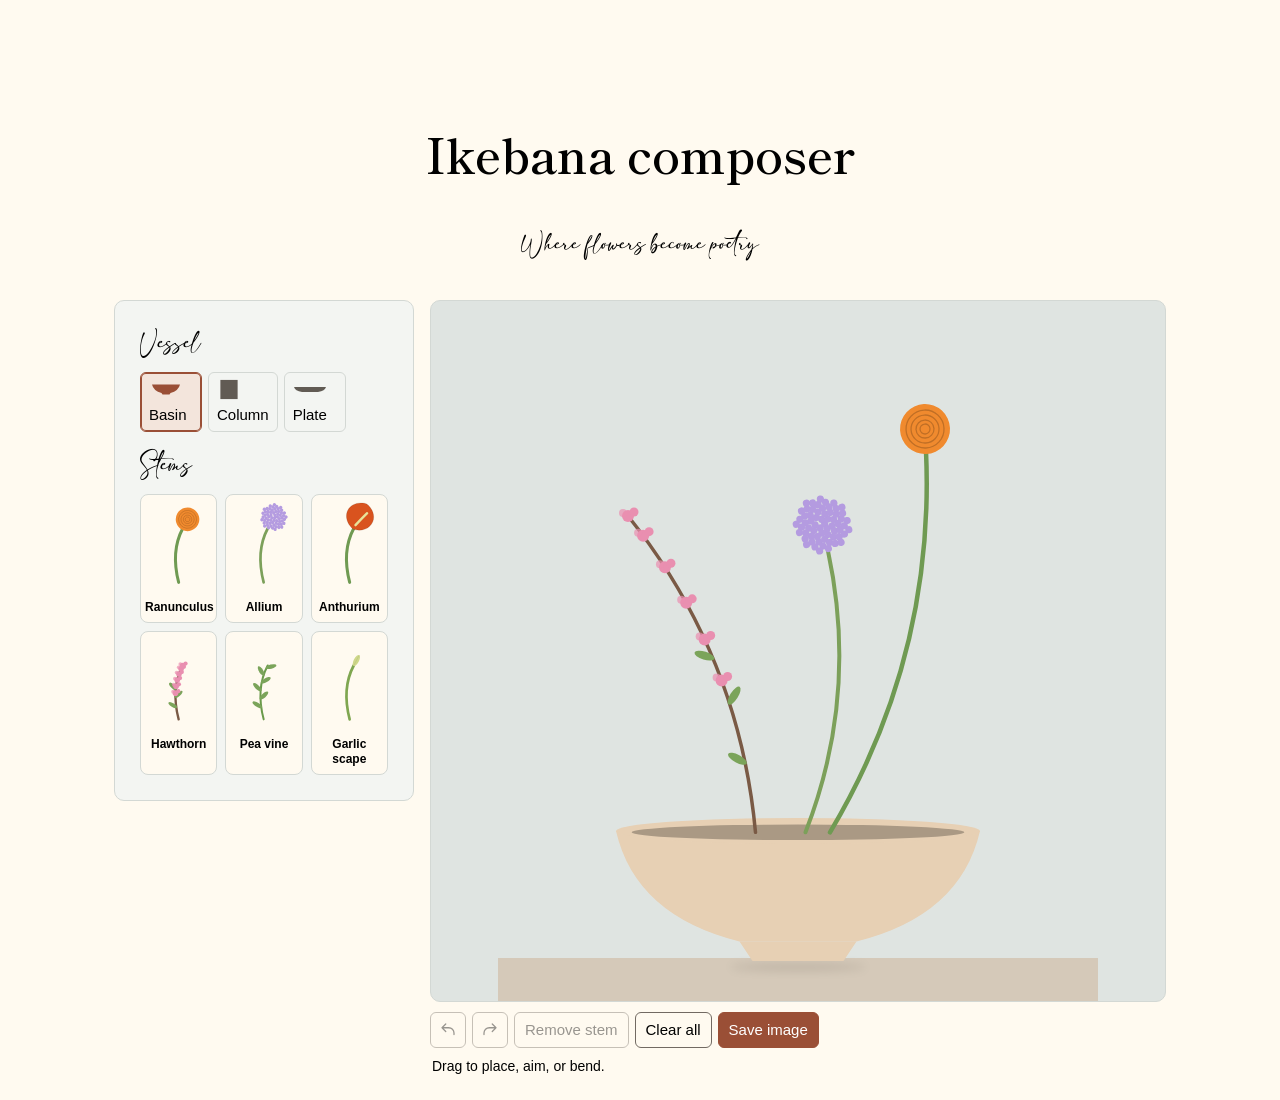
<file: index.html>
<!doctype html>
<html lang="en">
  <head>
    <meta charset="utf-8">
    <meta name="viewport" content="width=device-width, initial-scale=1, viewport-fit=cover">
    <title>Ikebana Composer</title>
    <link rel="stylesheet" href="https://fonts.googleapis.com/css2?family=Shippori+Mincho:wght@500;600&display=swap">
    <link rel="stylesheet" href="style.css?v=6">
    <script src="script.js" defer></script>
  </head>
  <body>
    <header>
      <h1 class="ikebana">Ikebana composer</h1>
      <p>Where flowers become poetry</p>
    </header>

    <div class="app">
      <aside>
        <section class="picker-group" aria-labelledby="vessel-heading">
          <h2 id="vessel-heading">Vessel</h2>
          <div class="vs" id="vs"></div>
        </section>
        <section class="picker-group" aria-labelledby="stem-heading">
          <h2 id="stem-heading">Stems</h2>
          <div class="grid" id="lib"></div>
        </section>
      </aside>

      <main>
        <svg id="cv" viewBox="0 0 600 700" role="img" tabindex="0" aria-label="Arrangement canvas. Arrow keys move the selected stem; Shift and arrow keys bend it.">
          <defs>
            <filter id="contact-shadow" x="-30%" y="-100%" width="160%" height="300%">
              <feGaussianBlur stdDeviation="5"></feGaussianBlur>
            </filter>
          </defs>
          <g id="lay"></g>
        </svg>
        <div class="tb">
          <button class="history-button" data-a="undo" aria-label="Undo" title="Undo">
            <svg viewBox="0 0 24 24" aria-hidden="true"><path d="M9 14 4 9l5-5M4 9h9a7 7 0 0 1 7 7v2"></path></svg>
          </button>
          <button class="history-button" data-a="redo" aria-label="Redo" title="Redo">
            <svg viewBox="0 0 24 24" aria-hidden="true"><path d="m15 14 5-5-5-5m5 5h-9a7 7 0 0 0-7 7v2"></path></svg>
          </button>
          <button data-a="del">Remove stem</button>
          <div class="clear-wrap">
            <button id="clear-all" data-a="clear" aria-controls="clear-confirm" aria-haspopup="dialog" aria-expanded="false">Clear all</button>
            <div id="clear-confirm" class="clear-confirm" role="alertdialog" aria-labelledby="clear-confirm-title" hidden>
              <p id="clear-confirm-title">Clear everything?</p>
              <div class="clear-confirm-actions">
                <button type="button" data-a="confirm-clear">Yes</button>
                <button type="button" data-a="cancel-clear">Cancel</button>
              </div>
            </div>
          </div>
          <button id="save-image" type="button">Save image</button>
        </div>
        <p class="hint">Drag to place, aim, or bend.</p>
      </main>
    </div>
  </body>
</html>
</file>
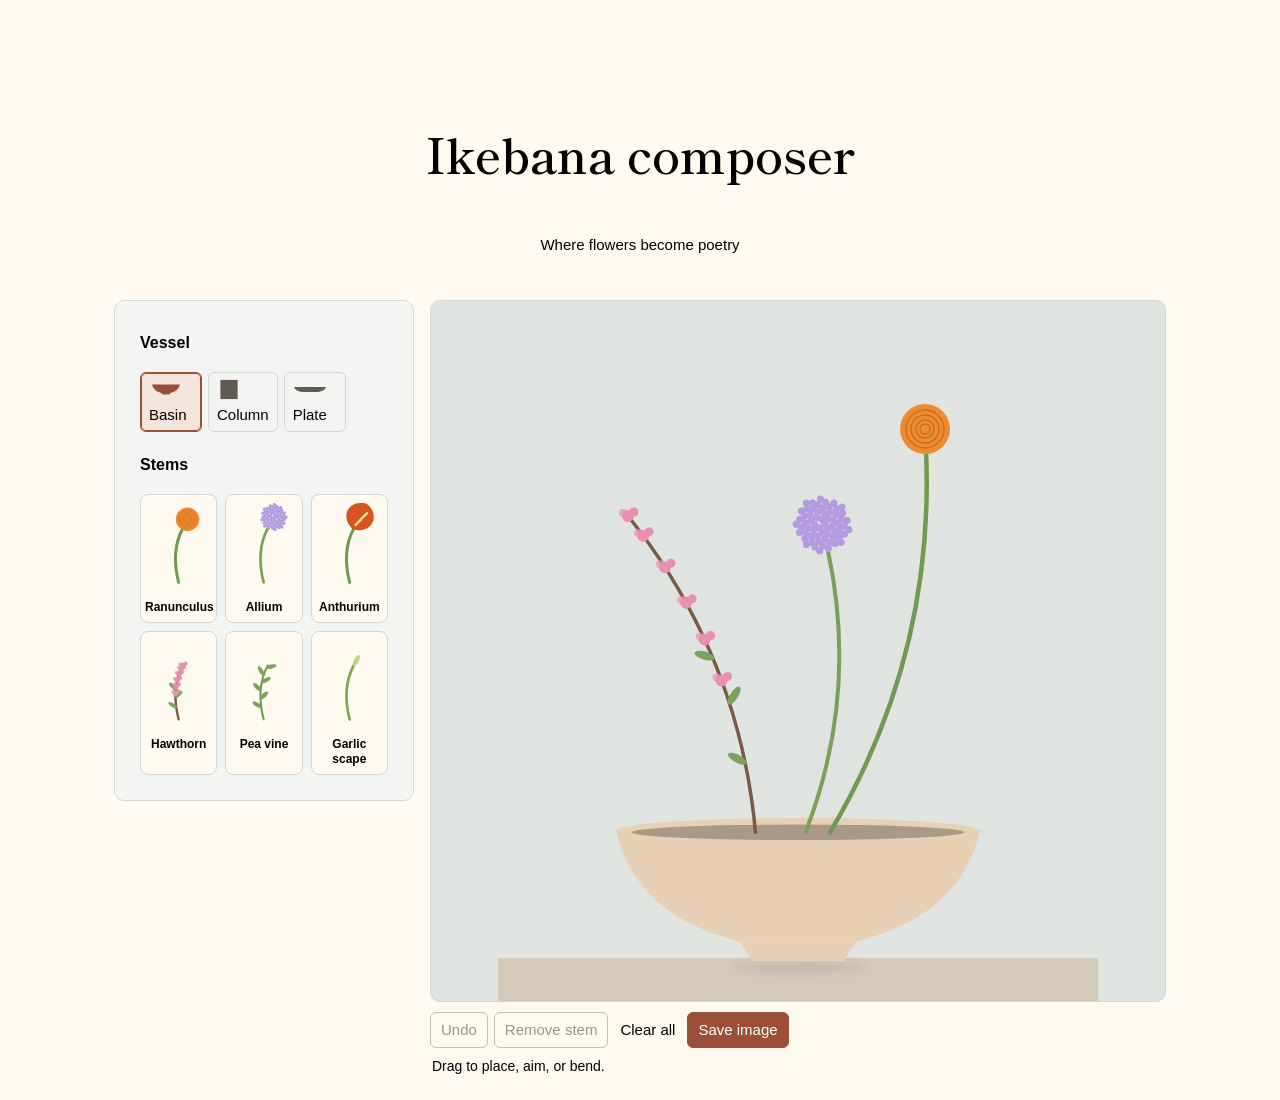
<file: ikebana-composer.html>
<!doctype html>
<html lang="en">
  <head>
    <meta charset="utf-8">
    <meta name="viewport" content="width=device-width, initial-scale=1, viewport-fit=cover">
    <title>Ikebana Composer</title>
    <link rel="stylesheet" href="https://fonts.googleapis.com/css2?family=Shippori+Mincho:wght@500;600&display=swap">
    <link rel="stylesheet" href="ikebana-composer.css?v=6">
    <script src="ikebana-composer.js" defer></script>
  </head>
  <body>
    <header>
      <h1 class="ikebana">Ikebana composer</h1>
      <p>Where flowers become poetry</p>
    </header>

    <div class="app">
      <aside>
        <section class="picker-group" aria-labelledby="vessel-heading">
          <h2 id="vessel-heading">Vessel</h2>
          <div class="vs" id="vs"></div>
        </section>
        <section class="picker-group" aria-labelledby="stem-heading">
          <h2 id="stem-heading">Stems</h2>
          <div class="grid" id="lib"></div>
        </section>
      </aside>

      <main>
        <svg id="cv" viewBox="0 0 600 700" role="img" tabindex="0" aria-label="Arrangement canvas. Arrow keys move the selected stem; Shift and arrow keys bend it.">
          <defs>
            <filter id="contact-shadow" x="-30%" y="-100%" width="160%" height="300%">
              <feGaussianBlur stdDeviation="5"></feGaussianBlur>
            </filter>
          </defs>
          <g id="lay"></g>
        </svg>
        <div class="tb">
          <button data-a="undo">Undo</button>
          <button data-a="del">Remove stem</button>
          <div class="clear-wrap">
            <button id="clear-all" data-a="clear" aria-controls="clear-confirm" aria-haspopup="dialog" aria-expanded="false">Clear all</button>
            <div id="clear-confirm" class="clear-confirm" role="alertdialog" aria-labelledby="clear-confirm-title" hidden>
              <p id="clear-confirm-title">Clear everything?</p>
              <div class="clear-confirm-actions">
                <button type="button" data-a="confirm-clear">Yes</button>
                <button type="button" data-a="cancel-clear">Cancel</button>
              </div>
            </div>
          </div>
          <button id="save-image" type="button">Save image</button>
        </div>
        <p class="hint">Drag to place, aim, or bend.</p>
      </main>
    </div>
  </body>
</html>
</file>
<file: style.css>
@font-face {
  font-family: "Adelia";
  src: url("adelia_3/adelia.ttf") format("truetype");
  font-style: normal;
  font-weight: 400;
  font-display: swap;
}

:root {
  --bg: #FFFAF0;
  --panel: #f3f5f2;
  --ink: #000;
  --mut: #000;
  --line: #d3d8d4;
  --acc: #9a4f36;
  --stage: #dfe4e1;
  box-sizing: border-box;
  padding-top: env(safe-area-inset-top, 0px);
  padding-bottom: env(safe-area-inset-bottom, 0px);
}

html {
  min-height: 100%;
  scroll-padding-top: env(safe-area-inset-top, 0px);
}

* {
  box-sizing: border-box;
}

body {
  min-height: 100vh;
  margin: 0;
  background: var(--bg);
  color: var(--ink);
  font: 15px/1.45 -apple-system, "Helvetica Neue", Arial, sans-serif;
}

header {
  padding: 28px 24px;
  text-align: center;
}

h1 {
  font: 600 48px/1.05 "Shippori Mincho", Georgia, serif;
  margin: 0;
}

header p {
  margin: 6px 0 0;
  color: var(--mut);
  font-family: "Adelia", cursive;
}

.app {
  display: grid;
  grid-template-areas: "controls canvas";
  grid-template-columns: 300px minmax(0, 1fr);
  gap: 16px;
  padding: 16px 24px 24px;
  max-width: 1100px;
  margin: 0 auto;
  min-width: 0;
}

aside {
  grid-area: controls;
  min-width: 0;
  background: var(--panel);
  border: 1px solid var(--line);
  border-radius: 10px;
  padding:25px;
  align-self: start;
}

.picker-group {
  background: var(--panel);
}

h2 {
  font-family: -apple-system, "Helvetica Neue", Arial, sans-serif;
  font-size: 16px;
  font-weight: 600;
  margin: 0 0 8px;
  padding-top:5px;
  padding-bottom:10px;
}

#vessel-heading,
#stem-heading {
  font-family: "Adelia", cursive;
  font-weight: 400;
}

.ikebana {
    padding-top: 100px;
    padding-bottom: 50px;
}


.vs {
  display: flex;
  gap: 6px;
  flex-wrap: wrap;
  margin-bottom: 16px;
}

.vs button {
  display: flex;
  flex-direction: column;
  justify-content: center;
  gap: 3px;
  min-width: 62px;
  min-height: 58px;
  padding: 5px 8px;
  background: transparent;
}

.vs button svg {
  width: 34px;
  height: 23px;
  color: #615b54;
  fill: currentColor;
}

.vs button.on {
  border-color: var(--acc);
  background: #f3e5dc;
  box-shadow: inset 0 0 0 1px var(--acc);
}

.vs button.on svg {
  color: var(--acc);
}

.grid {
  display: grid;
  grid-template-columns: repeat(3, minmax(0, 1fr));
  gap: 8px;
  min-width: 0;
}

.card {
  min-width: 0;
  border: 1px solid var(--line);
  border-radius: 8px;
  background: var(--bg);
  padding: 4px 4px 8px;
  text-align: center;
  cursor: grab;
  user-select: none;
  -webkit-user-select: none;
}

.card:hover {
  border-color: var(--acc);
}

.card svg {
  width: 100%;
  height: 92px;
  pointer-events: none;
}

.card b,
.card small {
  display: block;
}

.card b {
  margin-top: 3px;
  font-size: 12px;
  font-weight: 600;
  line-height: 1.2;
}

.card small {
  display: none;
}

button {
  font: inherit;
  color: var(--ink);
  background: var(--panel);
  border: 1px solid var(--line);
  border-radius: 6px;
  padding: 6px 10px;
  cursor: pointer;
}

button:disabled {
  opacity: 0.4;
  color: #000;
  background: #e5e3dd;
  border-color: #8a8882;
  cursor: not-allowed;
}

button:disabled:hover {
  background: transparent;
  border-color: #8a8882;
  box-shadow: none;
  filter: none;
  transform: none;
}

button:focus-visible,
.card:focus-visible,
#cv:focus-visible {
  outline: 3px solid var(--acc);
  outline-offset: 2px;
}

.tb {
  display: flex;
  gap: 6px;
  flex-wrap: wrap;
  margin-top: 10px;
}

.tb > button[data-a="undo"],
.tb > button[data-a="redo"],
.tb > button[data-a="del"],
.tb #clear-all {
  background: transparent;
  border-color: #726a62;
}

.tb > .history-button {
  display: inline-grid;
  width: 36px;
  height: 36px;
  padding: 0;
  align-items: center;
  justify-items: center;
}

.history-button svg {
  width: 18px;
  height: 18px;
  fill: none;
  stroke: currentColor;
  stroke-linecap: round;
  stroke-linejoin: round;
  stroke-width: 1.7;
}

#save-image {
  color: #fff;
  background: var(--acc);
  border-color: var(--acc);
}

.clear-wrap {
  position: relative;
}

.clear-confirm[hidden] {
  display: none;
}

.clear-confirm {
  position: absolute;
  z-index: 5;
  left: 0;
  bottom: calc(100% + 9px);
  display: grid;
  gap: 10px;
  width: max-content;
  min-width: 205px;
  padding: 12px;
  border: 1px solid var(--line);
  border-radius: 8px;
  background: var(--bg);
  box-shadow: 0 6px 18px #0002;
  font-size: 14px;
}

.clear-confirm p {
  margin: 0;
  font-weight: 600;
}

.clear-confirm-actions {
  display: flex;
  gap: 6px;
}

.clear-confirm button {
  background: transparent;
  border-color: #726a62;
  padding: 4px 8px;
}

#cv {
  width: 100%;
  height: auto;
  max-height: 78vh;
  display: block;
  border-radius: 10px;
  overflow: hidden;
  background: var(--stage);
  touch-action: none;
  border: 1px solid var(--line);
}

main {
  grid-area: canvas;
  min-width: 0;
}

.hint {
  color: var(--mut);
  margin: 8px 2px 0;
  font-size: 14px;
  white-space: nowrap;
}

.empty-hint {
  fill: #4f5c53;
  font: 500 16px/1 -apple-system, "Helvetica Neue", Arial, sans-serif;
  pointer-events: none;
}

.stem.is-selected {
  filter: drop-shadow(0 0 2px #fff) drop-shadow(0 0 3px #8f796f);
}

.stem.just-placed {
  transform-box: view-box;
  transform-origin: var(--stem-base-x) var(--stem-base-y);
  animation: ikebana-sway 300ms ease-out both;
}

@keyframes ikebana-sway {
  0% { transform: rotate(-2deg); }
  45% { transform: rotate(1.5deg); }
  100% { transform: rotate(0); }
}

.handle-control {
  cursor: grab;
}

.handle-target {
  fill: transparent;
  cursor: grab;
  touch-action: none;
}

.hd {
  fill: #fff;
  stroke: var(--acc);
  stroke-width: 2.5;
  cursor: grab;
  transition: r 100ms ease, filter 100ms ease;
}

.hc {
  fill: var(--acc);
  cursor: grab;
  transition: r 100ms ease, filter 100ms ease;
}

.handle-control:hover .hd,
.is-dragging .aim-control .hd {
  filter: drop-shadow(0 0 3px #fff);
  r: 12px;
}

.handle-control:hover .hc,
.is-dragging .bend-control .hc {
  filter: drop-shadow(0 0 3px #fff);
  r: 10px;
}

.handle-label {
  pointer-events: none;
}

.handle-label rect {
  fill: #fffaf0;
  stroke: #8f796f;
  stroke-width: 1;
}

.handle-label text {
  fill: #352e2a;
  font: 600 12px/1 -apple-system, "Helvetica Neue", Arial, sans-serif;
  text-anchor: middle;
}

.gl {
  stroke: var(--acc);
  stroke-dasharray: 3 4;
  fill: none;
  opacity: 0.7;
}

@media (prefers-reduced-motion: reduce) {
  *,
  *::before,
  *::after {
    animation-duration: 0.01ms !important;
    animation-iteration-count: 1 !important;
    scroll-behavior: auto !important;
    transition-duration: 0.01ms !important;
  }
}

@media (max-width: 767px) {
  .app {
    grid-template-areas:
      "canvas"
      "controls";
    grid-template-columns: minmax(0, 1fr);
    padding: 12px;
    width: 100%;
  }

  main {
    min-width: 0;
  }

  aside {
    display: flex;
    flex-direction: column;
    align-items: stretch;
    gap: 12px;
    max-width: 100%;
    padding: 16px;
  }

  .picker-group {
    flex: 0 0 auto;
  }

  .picker-group h2 {
    margin-bottom: 6px;
    padding: 0 0 6px;
  }

  header {
    padding: 20px 12px;
    text-align: center;
  }

  .ikebana {
    padding-top: 24px;
    padding-bottom: 12px;
  }

  .card {
    min-width: 0;
  }

  #lib {
    width: 100%;
    grid-template-columns: repeat(3, minmax(0, 1fr));
  }

  .vs button {
    min-height: 44px;
    white-space: nowrap;
  }

  .vs button svg {
    height: 20px;
  }

  .tb button {
    min-height: 44px;
  }
}

.vs button[data-v="1"] svg {
  width: 24px;
}
</file>
<file: ikebana-composer.css>
@font-face {
  font-family: "Adelia";
  src: url("adelia_3/adelia.ttf") format("truetype");
  font-style: normal;
  font-weight: 400;
  font-display: swap;
}

:root {
  --bg: #FFFAF0;
  --panel: #f3f5f2;
  --ink: #000;
  --mut: #000;
  --line: #d3d8d4;
  --acc: #9a4f36;
  --stage: #dfe4e1;
  box-sizing: border-box;
  padding-top: env(safe-area-inset-top, 0px);
  padding-bottom: env(safe-area-inset-bottom, 0px);
}

html {
  min-height: 100%;
  scroll-padding-top: env(safe-area-inset-top, 0px);
}

* {
  box-sizing: border-box;
}

body {
  min-height: 100vh;
  margin: 0;
  background: var(--bg);
  color: var(--ink);
  font: 15px/1.45 -apple-system, "Helvetica Neue", Arial, sans-serif;
}

header {
  padding: 28px 24px;
  text-align: center;
}

h1 {
  font: 600 48px/1.05 "Shippori Mincho", Georgia, serif;
  margin: 0;
}

header p {
  margin: 6px 0 0;
  color: var(--mut);
}

.app {
  display: grid;
  grid-template-areas: "controls canvas";
  grid-template-columns: 300px minmax(0, 1fr);
  gap: 16px;
  padding: 16px 24px 24px;
  max-width: 1100px;
  margin: 0 auto;
  min-width: 0;
}

aside {
  grid-area: controls;
  min-width: 0;
  background: var(--panel);
  border: 1px solid var(--line);
  border-radius: 10px;
  padding:25px;
  align-self: start;
}

.picker-group {
  background: var(--panel);
}

h2 {
  font-family: -apple-system, "Helvetica Neue", Arial, sans-serif;
  font-size: 16px;
  font-weight: 600;
  margin: 0 0 8px;
  padding-top:5px;
  padding-bottom:10px;
}

.ikebana {
    padding-top: 100px;
    padding-bottom: 50px;
}


.vs {
  display: flex;
  gap: 6px;
  flex-wrap: wrap;
  margin-bottom: 16px;
}

.vs button {
  display: flex;
  flex-direction: column;
  justify-content: center;
  gap: 3px;
  min-width: 62px;
  min-height: 58px;
  padding: 5px 8px;
  background: transparent;
}

.vs button svg {
  width: 34px;
  height: 23px;
  color: #615b54;
  fill: currentColor;
}

.vs button.on {
  border-color: var(--acc);
  background: #f3e5dc;
  box-shadow: inset 0 0 0 1px var(--acc);
}

.vs button.on svg {
  color: var(--acc);
}

.grid {
  display: grid;
  grid-template-columns: repeat(3, minmax(0, 1fr));
  gap: 8px;
  min-width: 0;
}

.card {
  min-width: 0;
  border: 1px solid var(--line);
  border-radius: 8px;
  background: var(--bg);
  padding: 4px 4px 8px;
  text-align: center;
  cursor: grab;
  user-select: none;
  -webkit-user-select: none;
}

.card:hover {
  border-color: var(--acc);
}

.card svg {
  width: 100%;
  height: 92px;
  pointer-events: none;
}

.card b,
.card small {
  display: block;
}

.card b {
  margin-top: 3px;
  font-size: 12px;
  font-weight: 600;
  line-height: 1.2;
}

.card small {
  display: none;
}

button {
  font: inherit;
  color: var(--ink);
  background: var(--panel);
  border: 1px solid var(--line);
  border-radius: 6px;
  padding: 6px 10px;
  cursor: pointer;
}

button:disabled {
  opacity: 0.4;
  color: #000;
  background: #e5e3dd;
  border-color: #8a8882;
  cursor: not-allowed;
}

button:disabled:hover {
  background: transparent;
  border-color: #8a8882;
  box-shadow: none;
  filter: none;
  transform: none;
}

button:focus-visible,
.card:focus-visible,
#cv:focus-visible {
  outline: 3px solid var(--acc);
  outline-offset: 2px;
}

.tb {
  display: flex;
  gap: 6px;
  flex-wrap: wrap;
  margin-top: 10px;
}

.tb #clear-all {
  background: none;
  border-color: transparent;
  padding-inline: 5px;
}

.tb #clear-all:hover {
  color: var(--acc);
}

.tb > button[data-a="undo"],
.tb > button[data-a="del"] {
  background: transparent;
  border-color: #726a62;
}

#save-image {
  color: #fff;
  background: var(--acc);
  border-color: var(--acc);
}

.clear-wrap {
  position: relative;
}

.clear-confirm[hidden] {
  display: none;
}

.clear-confirm {
  position: absolute;
  z-index: 5;
  left: 0;
  bottom: calc(100% + 9px);
  display: grid;
  gap: 10px;
  width: max-content;
  min-width: 205px;
  padding: 12px;
  border: 1px solid var(--line);
  border-radius: 8px;
  background: var(--bg);
  box-shadow: 0 6px 18px #0002;
  font-size: 14px;
}

.clear-confirm p {
  margin: 0;
  font-weight: 600;
}

.clear-confirm-actions {
  display: flex;
  gap: 6px;
}

.clear-confirm button {
  background: transparent;
  border-color: #726a62;
  padding: 4px 8px;
}

#cv {
  width: 100%;
  height: auto;
  max-height: 78vh;
  display: block;
  border-radius: 10px;
  overflow: hidden;
  background: var(--stage);
  touch-action: none;
  border: 1px solid var(--line);
}

main {
  grid-area: canvas;
  min-width: 0;
}

.hint {
  color: var(--mut);
  margin: 8px 2px 0;
  font-size: 14px;
  white-space: nowrap;
}

.empty-hint {
  fill: #4f5c53;
  font: 500 16px/1 -apple-system, "Helvetica Neue", Arial, sans-serif;
  pointer-events: none;
}

.stem.is-selected {
  filter: drop-shadow(0 0 2px #fff) drop-shadow(0 0 3px #8f796f);
}

.stem.just-placed {
  transform-box: view-box;
  transform-origin: var(--stem-base-x) var(--stem-base-y);
  animation: ikebana-sway 300ms ease-out both;
}

@keyframes ikebana-sway {
  0% { transform: rotate(-2deg); }
  45% { transform: rotate(1.5deg); }
  100% { transform: rotate(0); }
}

.handle-control {
  cursor: grab;
}

.handle-target {
  fill: transparent;
  cursor: grab;
  touch-action: none;
}

.hd {
  fill: #fff;
  stroke: var(--acc);
  stroke-width: 2.5;
  cursor: grab;
  transition: r 100ms ease, filter 100ms ease;
}

.hc {
  fill: var(--acc);
  cursor: grab;
  transition: r 100ms ease, filter 100ms ease;
}

.handle-control:hover .hd,
.is-dragging .aim-control .hd {
  filter: drop-shadow(0 0 3px #fff);
  r: 12px;
}

.handle-control:hover .hc,
.is-dragging .bend-control .hc {
  filter: drop-shadow(0 0 3px #fff);
  r: 10px;
}

.handle-label {
  pointer-events: none;
}

.handle-label rect {
  fill: #fffaf0;
  stroke: #8f796f;
  stroke-width: 1;
}

.handle-label text {
  fill: #352e2a;
  font: 600 12px/1 -apple-system, "Helvetica Neue", Arial, sans-serif;
  text-anchor: middle;
}

.gl {
  stroke: var(--acc);
  stroke-dasharray: 3 4;
  fill: none;
  opacity: 0.7;
}

@media (prefers-reduced-motion: reduce) {
  *,
  *::before,
  *::after {
    animation-duration: 0.01ms !important;
    animation-iteration-count: 1 !important;
    scroll-behavior: auto !important;
    transition-duration: 0.01ms !important;
  }
}

@media (max-width: 767px) {
  .app {
    grid-template-areas:
      "canvas"
      "controls";
    grid-template-columns: minmax(0, 1fr);
    padding: 12px;
    width: 100%;
  }

  main {
    min-width: 0;
  }

  aside {
    display: flex;
    align-items: flex-start;
    gap: 18px;
    max-width: 100%;
    overflow-x: auto;
    overscroll-behavior-x: contain;
    padding: 16px;
  }

  .picker-group {
    flex: 0 0 max-content;
  }

  .picker-group h2 {
    margin-bottom: 6px;
    padding: 0 0 6px;
  }

  header {
    padding: 20px 12px;
    text-align: center;
  }

  .card {
    min-width: 0;
  }

  #lib {
    width: 252px;
    grid-template-columns: repeat(3, minmax(0, 1fr));
  }

  .vs button {
    min-height: 44px;
    white-space: nowrap;
  }

  .vs button svg {
    height: 20px;
  }

  .tb button {
    min-height: 44px;
  }
}

.vs button[data-v="1"] svg {
  width: 24px;
}
</file>
